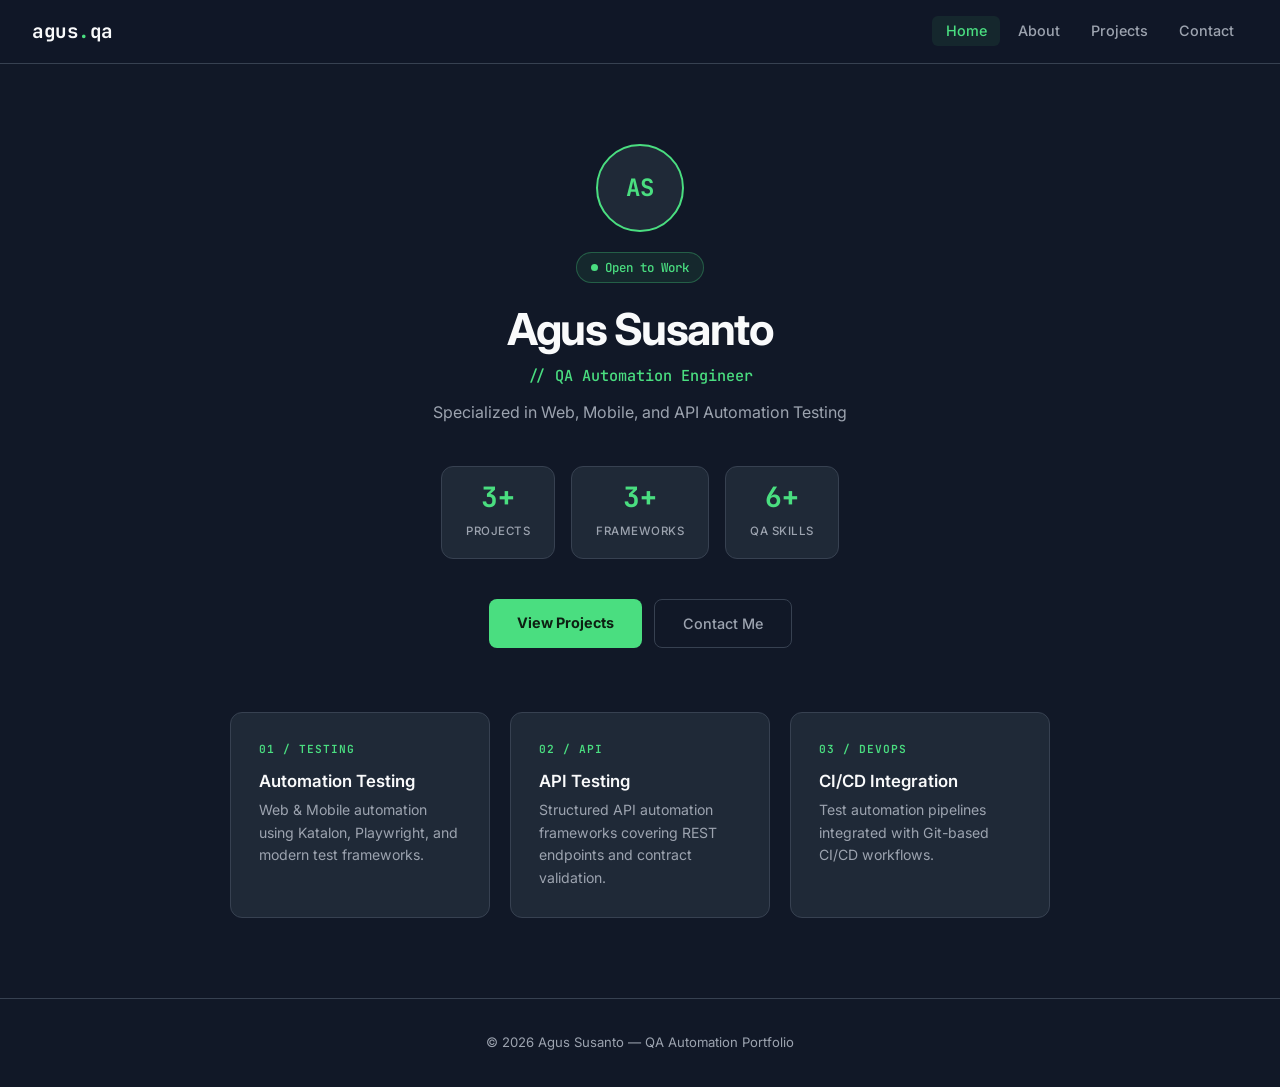
<file: index.html>
<!DOCTYPE html>
<html lang="en">
<head>
    <meta charset="UTF-8">
    <meta name="viewport" content="width=device-width, initial-scale=1.0">
    <title>Agus Susanto | QA Automation Engineer</title>
    <meta name="description" content="Agus Susanto — Software Quality Assurance Engineer specialized in Web, Mobile, and API Automation Testing using Playwright, Katalon Studio, and Cypress.">
    <meta property="og:title" content="Agus Susanto | QA Automation Engineer">
    <meta property="og:description" content="Software QA Engineer specialized in Web, Mobile, and API Automation Testing.">
    <meta property="og:type" content="website">
    <meta name="twitter:card" content="summary">
    <meta name="twitter:title" content="Agus Susanto | QA Automation Engineer">
    <meta name="twitter:description" content="Software QA Engineer specialized in Web, Mobile, and API Automation Testing.">
    <link rel="preconnect" href="https://fonts.googleapis.com">
    <link rel="preconnect" href="https://fonts.gstatic.com" crossorigin>
    <link href="https://fonts.googleapis.com/css2?family=Inter:wght@400;500;600;700&family=JetBrains+Mono:wght@500;700&display=swap" rel="stylesheet">
    <link rel="stylesheet" href="style.css">
</head>
<body>
    <header>
        <nav class="navbar" aria-label="Main navigation">
            <a href="index.html" class="logo">agus<span class="logo-dot">.</span>qa</a>
            <button class="hamburger" aria-label="Toggle navigation menu" aria-expanded="false">
                <span></span><span></span><span></span>
            </button>
            <ul class="nav-links">
                <li><a href="index.html" class="active">Home</a></li>
                <li><a href="about.html">About</a></li>
                <li><a href="projects.html">Projects</a></li>
                <li><a href="contact.html">Contact</a></li>
            </ul>
        </nav>
    </header>

    <main>
        <section class="hero">
            <div class="avatar" aria-hidden="true">AS</div>
            <div class="status-badge">
                <span class="status-dot"></span> Open to Work
            </div>
            <h1>Agus Susanto</h1>
            <p class="hero-role">// QA Automation Engineer</p>
            <p class="hero-desc">Specialized in Web, Mobile, and API Automation Testing</p>

            <div class="hero-stats">
                <div class="stat animate-on-scroll">
                    <span class="stat-number" data-target="3" data-suffix="+">0+</span>
                    <span class="stat-label">Projects</span>
                </div>
                <div class="stat animate-on-scroll">
                    <span class="stat-number" data-target="3" data-suffix="+">0+</span>
                    <span class="stat-label">Frameworks</span>
                </div>
                <div class="stat animate-on-scroll">
                    <span class="stat-number" data-target="6" data-suffix="+">0+</span>
                    <span class="stat-label">QA Skills</span>
                </div>
            </div>

            <div class="hero-actions">
                <a href="projects.html" class="btn">View Projects</a>
                <a href="contact.html" class="btn-outline">Contact Me</a>
            </div>
        </section>

        <section class="highlights" aria-label="Core expertise">
            <div class="card animate-on-scroll">
                <div class="card-label">01 / Testing</div>
                <h2>Automation Testing</h2>
                <p>Web & Mobile automation using Katalon, Playwright, and modern test frameworks.</p>
            </div>
            <div class="card animate-on-scroll">
                <div class="card-label">02 / API</div>
                <h2>API Testing</h2>
                <p>Structured API automation frameworks covering REST endpoints and contract validation.</p>
            </div>
            <div class="card animate-on-scroll">
                <div class="card-label">03 / DevOps</div>
                <h2>CI/CD Integration</h2>
                <p>Test automation pipelines integrated with Git-based CI/CD workflows.</p>
            </div>
        </section>
    </main>

    <footer>
        <p>© 2026 Agus Susanto — QA Automation Portfolio</p>
    </footer>

    <script src="script.js"></script>
</body>
</html>
</file>
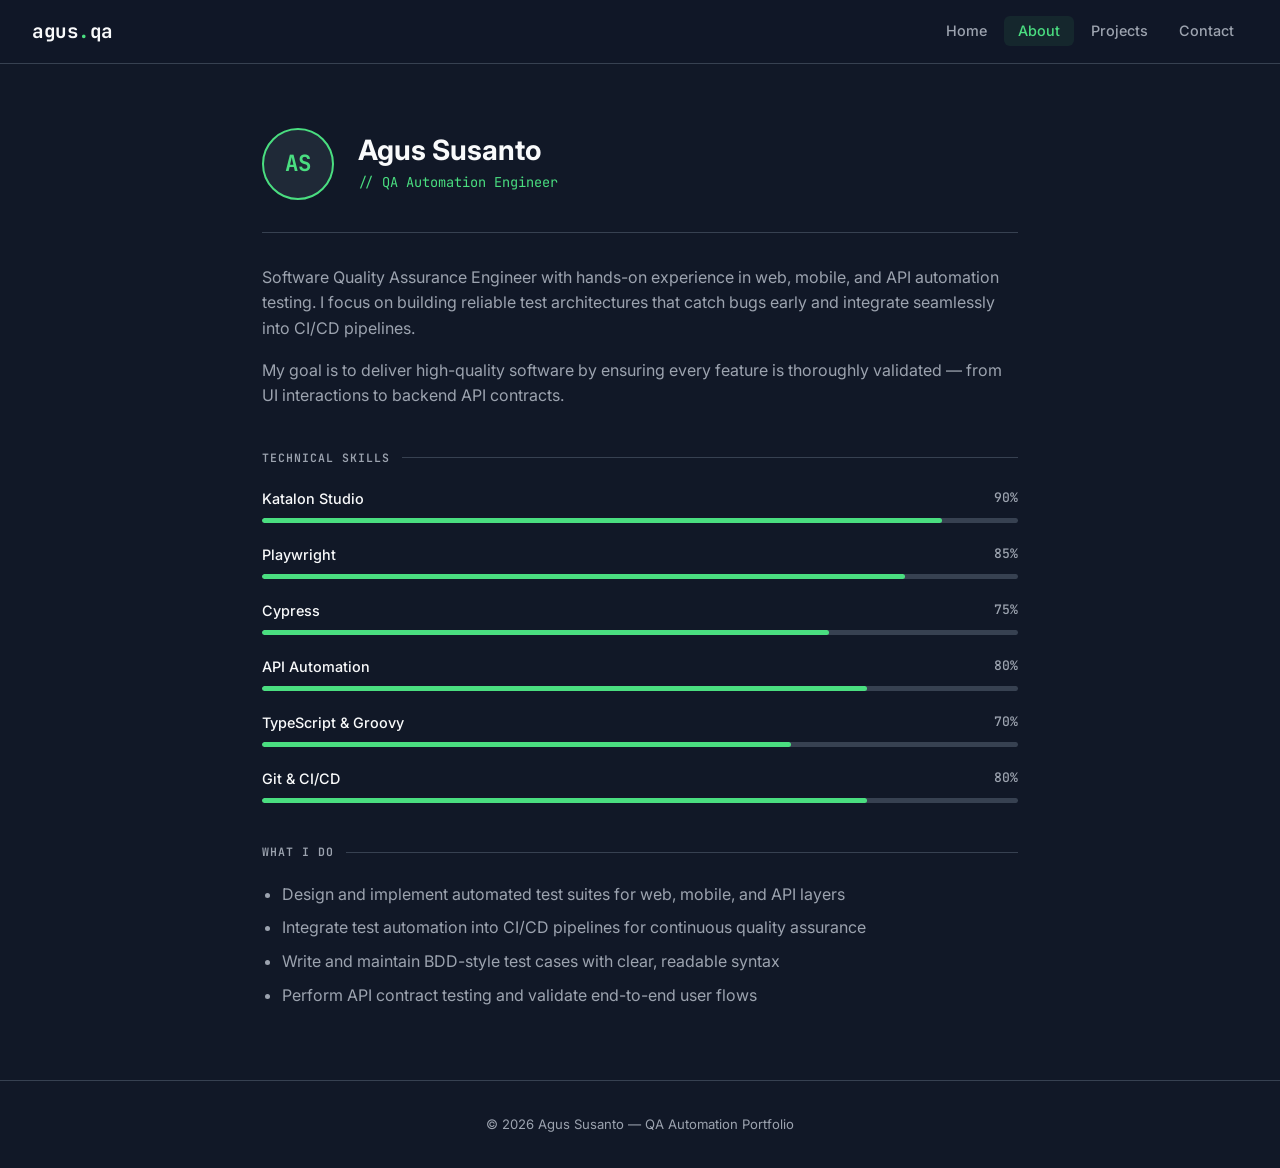
<file: about.html>
<!DOCTYPE html>
<html lang="en">
<head>
    <meta charset="UTF-8">
    <meta name="viewport" content="width=device-width, initial-scale=1.0">
    <title>About | Agus Susanto</title>
    <meta name="description" content="Learn about Agus Susanto — QA Automation Engineer with expertise in Playwright, Katalon Studio, Cypress, API testing, and CI/CD integration.">
    <meta property="og:title" content="About | Agus Susanto">
    <meta property="og:description" content="QA Automation Engineer with expertise in Playwright, Katalon Studio, Cypress, API testing, and CI/CD integration.">
    <meta property="og:type" content="website">
    <meta name="twitter:card" content="summary">
    <link rel="preconnect" href="https://fonts.googleapis.com">
    <link rel="preconnect" href="https://fonts.gstatic.com" crossorigin>
    <link href="https://fonts.googleapis.com/css2?family=Inter:wght@400;500;600;700&family=JetBrains+Mono:wght@500;700&display=swap" rel="stylesheet">
    <link rel="stylesheet" href="style.css">
</head>
<body>
    <header>
        <nav class="navbar" aria-label="Main navigation">
            <a href="index.html" class="logo">agus<span class="logo-dot">.</span>qa</a>
            <button class="hamburger" aria-label="Toggle navigation menu" aria-expanded="false">
                <span></span><span></span><span></span>
            </button>
            <ul class="nav-links">
                <li><a href="index.html">Home</a></li>
                <li><a href="about.html" class="active">About</a></li>
                <li><a href="projects.html">Projects</a></li>
                <li><a href="contact.html">Contact</a></li>
            </ul>
        </nav>
    </header>

    <main class="content">
        <div class="about-header animate-on-scroll">
            <div class="about-avatar" aria-hidden="true">AS</div>
            <div class="about-title">
                <h1>Agus Susanto</h1>
                <p>// QA Automation Engineer</p>
            </div>
        </div>

        <p>Software Quality Assurance Engineer with hands-on experience in web, mobile, and API automation testing. I focus on building reliable test architectures that catch bugs early and integrate seamlessly into CI/CD pipelines.</p>
        <p>My goal is to deliver high-quality software by ensuring every feature is thoroughly validated — from UI interactions to backend API contracts.</p>

        <div class="section-label animate-on-scroll">Technical Skills</div>

        <div class="animate-on-scroll">
            <div class="skill">
                <div class="skill-name">Katalon Studio <span>90%</span></div>
                <div class="progress"><div class="progress-bar" style="width: 90%"></div></div>
            </div>
            <div class="skill">
                <div class="skill-name">Playwright <span>85%</span></div>
                <div class="progress"><div class="progress-bar" style="width: 85%"></div></div>
            </div>
            <div class="skill">
                <div class="skill-name">Cypress <span>75%</span></div>
                <div class="progress"><div class="progress-bar" style="width: 75%"></div></div>
            </div>
            <div class="skill">
                <div class="skill-name">API Automation <span>80%</span></div>
                <div class="progress"><div class="progress-bar" style="width: 80%"></div></div>
            </div>
            <div class="skill">
                <div class="skill-name">TypeScript & Groovy <span>70%</span></div>
                <div class="progress"><div class="progress-bar" style="width: 70%"></div></div>
            </div>
            <div class="skill">
                <div class="skill-name">Git & CI/CD <span>80%</span></div>
                <div class="progress"><div class="progress-bar" style="width: 80%"></div></div>
            </div>
        </div>

        <div class="section-label animate-on-scroll">What I Do</div>

        <ul class="animate-on-scroll">
            <li>Design and implement automated test suites for web, mobile, and API layers</li>
            <li>Integrate test automation into CI/CD pipelines for continuous quality assurance</li>
            <li>Write and maintain BDD-style test cases with clear, readable syntax</li>
            <li>Perform API contract testing and validate end-to-end user flows</li>
        </ul>
    </main>

    <footer>
        <p>© 2026 Agus Susanto — QA Automation Portfolio</p>
    </footer>

    <script src="script.js"></script>
</body>
</html>
</file>
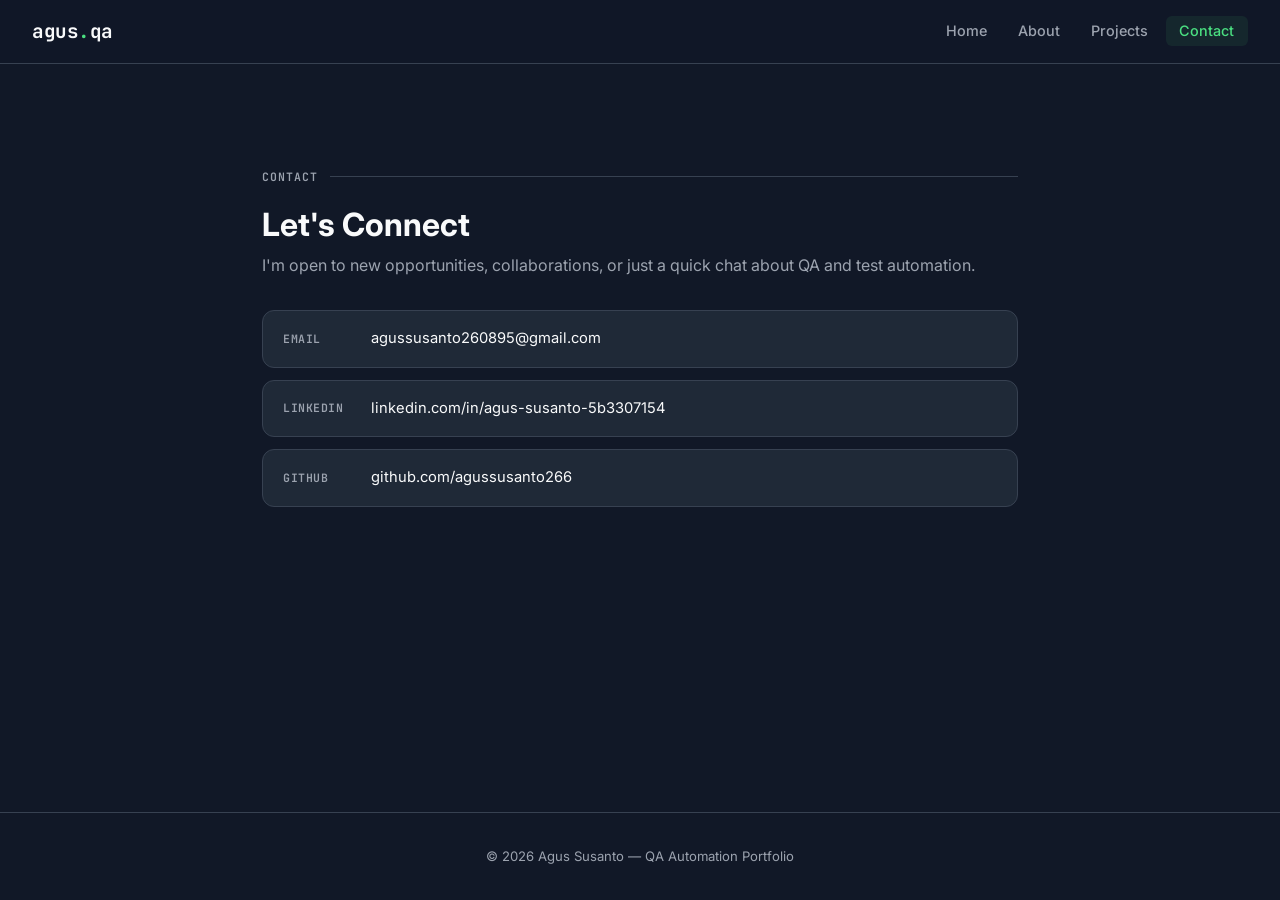
<file: contact.html>
<!DOCTYPE html>
<html lang="en">
<head>
    <meta charset="UTF-8">
    <meta name="viewport" content="width=device-width, initial-scale=1.0">
    <title>Contact | Agus Susanto</title>
    <meta name="description" content="Get in touch with Agus Susanto — QA Automation Engineer. Available via email, LinkedIn, and GitHub.">
    <meta property="og:title" content="Contact | Agus Susanto">
    <meta property="og:description" content="Get in touch with Agus Susanto — QA Automation Engineer. Available via email, LinkedIn, and GitHub.">
    <meta property="og:type" content="website">
    <meta name="twitter:card" content="summary">
    <link rel="preconnect" href="https://fonts.googleapis.com">
    <link rel="preconnect" href="https://fonts.gstatic.com" crossorigin>
    <link href="https://fonts.googleapis.com/css2?family=Inter:wght@400;500;600;700&family=JetBrains+Mono:wght@500;700&display=swap" rel="stylesheet">
    <link rel="stylesheet" href="style.css">
</head>
<body>
    <header>
        <nav class="navbar" aria-label="Main navigation">
            <a href="index.html" class="logo">agus<span class="logo-dot">.</span>qa</a>
            <button class="hamburger" aria-label="Toggle navigation menu" aria-expanded="false">
                <span></span><span></span><span></span>
            </button>
            <ul class="nav-links">
                <li><a href="index.html">Home</a></li>
                <li><a href="about.html">About</a></li>
                <li><a href="projects.html">Projects</a></li>
                <li><a href="contact.html" class="active">Contact</a></li>
            </ul>
        </nav>
    </header>

    <main class="content">
        <div class="section-label">Contact</div>
        <h1 style="font-size: 2rem; margin-bottom: 0.5rem;">Let's Connect</h1>
        <p style="margin-bottom: 0;">I'm open to new opportunities, collaborations, or just a quick chat about QA and test automation.</p>

        <div class="contact-list animate-on-scroll">
            <div class="contact-item">
                <span class="contact-label">Email</span>
                <a href="mailto:agussusanto260895@gmail.com">agussusanto260895@gmail.com</a>
            </div>
            <div class="contact-item">
                <span class="contact-label">LinkedIn</span>
                <a href="https://www.linkedin.com/in/agus-susanto-5b3307154/" target="_blank" rel="noopener noreferrer">linkedin.com/in/agus-susanto-5b3307154</a>
            </div>
            <div class="contact-item">
                <span class="contact-label">GitHub</span>
                <a href="https://github.com/agussusanto266" target="_blank" rel="noopener noreferrer">github.com/agussusanto266</a>
            </div>
        </div>
    </main>

    <footer>
        <p>© 2026 Agus Susanto — QA Automation Portfolio</p>
    </footer>

    <script src="script.js"></script>
</body>
</html>
</file>
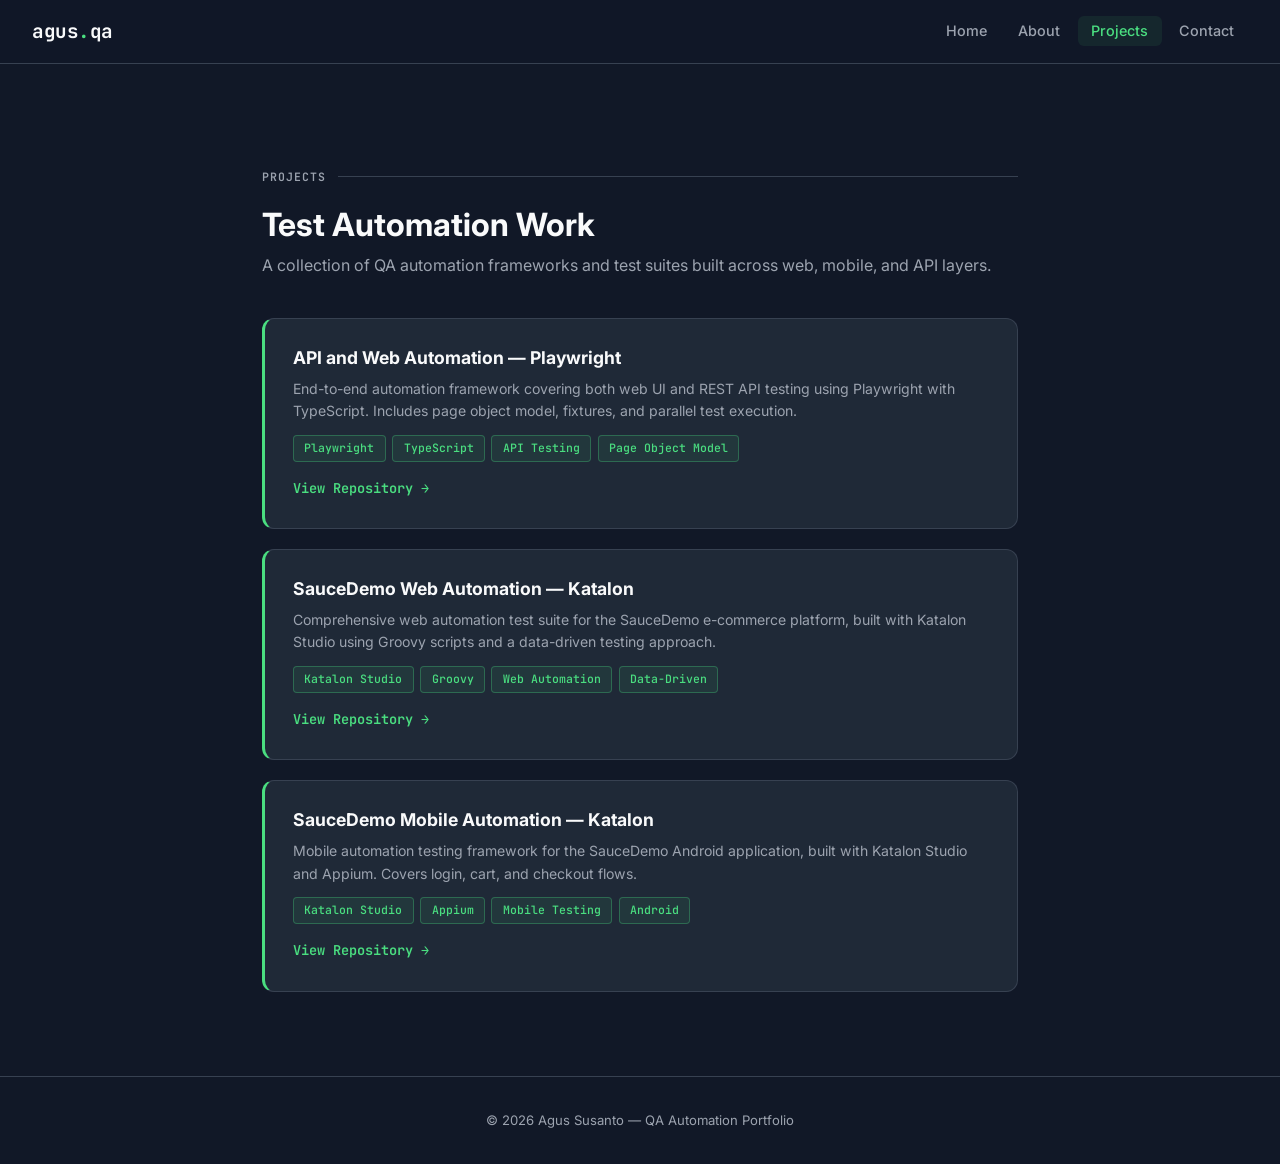
<file: projects.html>
<!DOCTYPE html>
<html lang="en">
<head>
    <meta charset="UTF-8">
    <meta name="viewport" content="width=device-width, initial-scale=1.0">
    <title>Projects | Agus Susanto</title>
    <meta name="description" content="QA automation projects by Agus Susanto — including Playwright API and web automation, Katalon Studio web and mobile automation frameworks.">
    <meta property="og:title" content="Projects | Agus Susanto">
    <meta property="og:description" content="QA automation projects: Playwright API & web testing, Katalon Studio web & mobile automation.">
    <meta property="og:type" content="website">
    <meta name="twitter:card" content="summary">
    <link rel="preconnect" href="https://fonts.googleapis.com">
    <link rel="preconnect" href="https://fonts.gstatic.com" crossorigin>
    <link href="https://fonts.googleapis.com/css2?family=Inter:wght@400;500;600;700&family=JetBrains+Mono:wght@500;700&display=swap" rel="stylesheet">
    <link rel="stylesheet" href="style.css">
</head>
<body>
    <header>
        <nav class="navbar" aria-label="Main navigation">
            <a href="index.html" class="logo">agus<span class="logo-dot">.</span>qa</a>
            <button class="hamburger" aria-label="Toggle navigation menu" aria-expanded="false">
                <span></span><span></span><span></span>
            </button>
            <ul class="nav-links">
                <li><a href="index.html">Home</a></li>
                <li><a href="about.html">About</a></li>
                <li><a href="projects.html" class="active">Projects</a></li>
                <li><a href="contact.html">Contact</a></li>
            </ul>
        </nav>
    </header>

    <main class="content">
        <div class="section-label">Projects</div>
        <h1 style="font-size: 2rem; margin-bottom: 0.5rem;">Test Automation Work</h1>
        <p style="margin-bottom: 2.5rem;">A collection of QA automation frameworks and test suites built across web, mobile, and API layers.</p>

        <article class="project-card animate-on-scroll">
            <h2>API and Web Automation — Playwright</h2>
            <p>End-to-end automation framework covering both web UI and REST API testing using Playwright with TypeScript. Includes page object model, fixtures, and parallel test execution.</p>
            <div class="tags">
                <span class="tag">Playwright</span>
                <span class="tag">TypeScript</span>
                <span class="tag">API Testing</span>
                <span class="tag">Page Object Model</span>
            </div>
            <a href="https://github.com/agussusanto266/api-and-web-automation-playwright" target="_blank" rel="noopener noreferrer">View Repository →</a>
        </article>

        <article class="project-card animate-on-scroll">
            <h2>SauceDemo Web Automation — Katalon</h2>
            <p>Comprehensive web automation test suite for the SauceDemo e-commerce platform, built with Katalon Studio using Groovy scripts and a data-driven testing approach.</p>
            <div class="tags">
                <span class="tag">Katalon Studio</span>
                <span class="tag">Groovy</span>
                <span class="tag">Web Automation</span>
                <span class="tag">Data-Driven</span>
            </div>
            <a href="https://github.com/agussusanto266/saucedemo-web-automation-katalon" target="_blank" rel="noopener noreferrer">View Repository →</a>
        </article>

        <article class="project-card animate-on-scroll">
            <h2>SauceDemo Mobile Automation — Katalon</h2>
            <p>Mobile automation testing framework for the SauceDemo Android application, built with Katalon Studio and Appium. Covers login, cart, and checkout flows.</p>
            <div class="tags">
                <span class="tag">Katalon Studio</span>
                <span class="tag">Appium</span>
                <span class="tag">Mobile Testing</span>
                <span class="tag">Android</span>
            </div>
            <a href="https://github.com/agussusanto266/saucedemo-mobile-automation-katalon" target="_blank" rel="noopener noreferrer">View Repository →</a>
        </article>
    </main>

    <footer>
        <p>© 2026 Agus Susanto — QA Automation Portfolio</p>
    </footer>

    <script src="script.js"></script>
</body>
</html>
</file>
<file: style.css>
/* ===== DESIGN TOKENS ===== */
:root {
    --bg: #111827;
    --bg-card: #1f2937;
    --border: #374151;
    --text: #f9fafb;
    --text-muted: #9ca3af;
    --accent: #4ade80;
    --accent-hover: #86efac;
    --accent-dim: rgba(74, 222, 128, 0.08);
    --accent-border: rgba(74, 222, 128, 0.3);
    --radius: 12px;
    --transition: 0.25s ease;
}

/* ===== GLOBAL ===== */
*, *::before, *::after { box-sizing: border-box; }

body {
    margin: 0;
    font-family: 'Inter', 'Segoe UI', sans-serif;
    background: var(--bg);
    color: var(--text);
    min-height: 100vh;
    display: flex;
    flex-direction: column;
    scroll-behavior: smooth;
    line-height: 1.6;
}

h1, h2, h3 { margin: 0 0 0.75rem; line-height: 1.2; }

/* ===== NAVBAR ===== */
.navbar {
    display: flex;
    justify-content: space-between;
    align-items: center;
    padding: 1rem 2rem;
    background: rgba(17, 24, 39, 0.95);
    border-bottom: 1px solid var(--border);
    position: sticky;
    top: 0;
    z-index: 1000;
    backdrop-filter: blur(8px);
}

a.logo {
    text-decoration: none;
    font-size: 1.2rem;
    font-weight: 700;
    color: var(--text);
    font-family: 'JetBrains Mono', monospace;
    letter-spacing: -0.5px;
}

.logo-dot { color: var(--accent); }

.nav-links {
    list-style: none;
    display: flex;
    gap: 0.25rem;
    margin: 0;
    padding: 0;
}

.nav-links a {
    text-decoration: none;
    color: var(--text-muted);
    font-weight: 500;
    font-size: 0.9rem;
    padding: 0.4rem 0.85rem;
    border-radius: 6px;
    transition: var(--transition);
}

.nav-links a:hover { color: var(--text); background: rgba(255, 255, 255, 0.06); }
.nav-links a.active { color: var(--accent); background: var(--accent-dim); }

/* ===== HERO ===== */
.hero {
    text-align: center;
    padding: 5rem 2rem 4rem;
    max-width: 680px;
    margin: 0 auto;
}

.avatar {
    width: 88px;
    height: 88px;
    border-radius: 50%;
    background: var(--bg-card);
    border: 2px solid var(--accent);
    display: flex;
    align-items: center;
    justify-content: center;
    font-size: 1.5rem;
    font-weight: 700;
    color: var(--accent);
    font-family: 'JetBrains Mono', monospace;
    margin: 0 auto 1.25rem;
}

.status-badge {
    display: inline-flex;
    align-items: center;
    gap: 0.4rem;
    background: var(--accent-dim);
    border: 1px solid var(--accent-border);
    color: var(--accent);
    padding: 0.3rem 0.9rem;
    border-radius: 50px;
    font-size: 0.78rem;
    font-weight: 500;
    margin-bottom: 1.25rem;
    font-family: 'JetBrains Mono', monospace;
}

.status-dot {
    width: 7px;
    height: 7px;
    background: var(--accent);
    border-radius: 50%;
    animation: pulse 2s infinite;
}

@keyframes pulse {
    0%, 100% { opacity: 1; }
    50% { opacity: 0.3; }
}

.hero h1 {
    font-size: 2.75rem;
    font-weight: 700;
    color: var(--text);
    letter-spacing: -1.5px;
    margin-bottom: 0.5rem;
}

.hero-role {
    font-size: 0.95rem;
    color: var(--accent);
    font-weight: 500;
    font-family: 'JetBrains Mono', monospace;
    margin: 0 0 0.75rem;
}

.hero-desc {
    color: var(--text-muted);
    font-size: 1rem;
    margin: 0 0 2.5rem;
}

/* ===== STATS ===== */
.hero-stats {
    display: flex;
    gap: 1rem;
    justify-content: center;
    margin-bottom: 2.5rem;
}

.stat {
    background: var(--bg-card);
    border: 1px solid var(--border);
    border-radius: var(--radius);
    padding: 1rem 1.5rem;
    text-align: center;
    min-width: 100px;
}

.stat-number {
    display: block;
    font-size: 1.75rem;
    font-weight: 700;
    color: var(--accent);
    font-family: 'JetBrains Mono', monospace;
    line-height: 1;
    margin-bottom: 0.35rem;
}

.stat-label {
    font-size: 0.72rem;
    color: var(--text-muted);
    font-weight: 500;
    text-transform: uppercase;
    letter-spacing: 0.5px;
}

/* ===== BUTTONS ===== */
.hero-actions {
    display: flex;
    gap: 0.75rem;
    justify-content: center;
    flex-wrap: wrap;
}

.btn {
    display: inline-block;
    padding: 0.75rem 1.75rem;
    background: var(--accent);
    color: #0d1f12;
    font-weight: 700;
    text-decoration: none;
    border-radius: 8px;
    font-size: 0.9rem;
    transition: var(--transition);
}

.btn:hover {
    background: var(--accent-hover);
    transform: translateY(-2px);
}

.btn-outline {
    display: inline-block;
    padding: 0.75rem 1.75rem;
    border: 1px solid var(--border);
    color: var(--text-muted);
    font-weight: 500;
    text-decoration: none;
    border-radius: 8px;
    font-size: 0.9rem;
    transition: var(--transition);
}

.btn-outline:hover {
    border-color: var(--accent-border);
    color: var(--accent);
    transform: translateY(-2px);
}

/* ===== HIGHLIGHTS ===== */
.highlights {
    display: flex;
    justify-content: center;
    gap: 1.25rem;
    padding: 0 2rem 5rem;
    flex-wrap: wrap;
    max-width: 1000px;
    margin: 0 auto;
}

.card {
    background: var(--bg-card);
    border: 1px solid var(--border);
    padding: 1.75rem;
    border-radius: var(--radius);
    width: 260px;
    transition: var(--transition);
}

.card:hover {
    border-color: var(--accent-border);
    transform: translateY(-4px);
}

.card-label {
    font-size: 0.7rem;
    font-weight: 600;
    color: var(--accent);
    font-family: 'JetBrains Mono', monospace;
    text-transform: uppercase;
    letter-spacing: 1px;
    margin-bottom: 0.75rem;
}

.card h2 {
    font-size: 1.05rem;
    font-weight: 600;
    margin-bottom: 0.5rem;
    color: var(--text);
}

.card p {
    color: var(--text-muted);
    font-size: 0.88rem;
    margin: 0;
    line-height: 1.6;
}

/* ===== CONTENT SECTION ===== */
.content {
    padding: 4rem 2rem;
    max-width: 820px;
    margin: 0 auto;
    width: 100%;
}

.content > p {
    color: var(--text-muted);
    margin: 0 0 1rem;
}

.section-label {
    font-size: 0.72rem;
    font-weight: 600;
    color: var(--text-muted);
    text-transform: uppercase;
    letter-spacing: 1px;
    font-family: 'JetBrains Mono', monospace;
    margin: 2.5rem 0 1.25rem;
    display: flex;
    align-items: center;
    gap: 0.75rem;
}

.section-label::after {
    content: '';
    flex: 1;
    height: 1px;
    background: var(--border);
}

.content ul {
    color: var(--text-muted);
    padding-left: 1.25rem;
    margin: 0;
}

.content ul li {
    margin-bottom: 0.5rem;
    line-height: 1.6;
}

/* ===== ABOUT HEADER ===== */
.about-header {
    display: flex;
    align-items: center;
    gap: 1.5rem;
    margin-bottom: 2rem;
    padding-bottom: 2rem;
    border-bottom: 1px solid var(--border);
}

.about-avatar {
    width: 72px;
    height: 72px;
    border-radius: 50%;
    background: var(--bg-card);
    border: 2px solid var(--accent);
    display: flex;
    align-items: center;
    justify-content: center;
    font-size: 1.4rem;
    font-weight: 700;
    color: var(--accent);
    font-family: 'JetBrains Mono', monospace;
    flex-shrink: 0;
}

.about-title h1 { font-size: 1.75rem; margin-bottom: 0.25rem; }

.about-title p {
    margin: 0;
    color: var(--accent);
    font-size: 0.85rem;
    font-family: 'JetBrains Mono', monospace;
}

/* ===== SKILL BARS ===== */
.skill { margin-bottom: 1.25rem; }

.skill-name {
    display: flex;
    justify-content: space-between;
    margin-bottom: 0.5rem;
    font-size: 0.9rem;
    font-weight: 500;
}

.skill-name span {
    color: var(--text-muted);
    font-size: 0.82rem;
    font-family: 'JetBrains Mono', monospace;
}

.progress {
    width: 100%;
    height: 5px;
    background: var(--border);
    border-radius: 50px;
    overflow: hidden;
}

.progress-bar {
    height: 100%;
    background: var(--accent);
    border-radius: 50px;
    animation: load 1.5s ease forwards;
}

@keyframes load { from { width: 0; } }

/* ===== PROJECT CARDS ===== */
.project-card {
    background: var(--bg-card);
    border: 1px solid var(--border);
    border-left: 3px solid var(--accent);
    padding: 1.75rem;
    margin-bottom: 1.25rem;
    border-radius: var(--radius);
    transition: var(--transition);
}

.project-card:hover {
    transform: translateY(-4px);
    box-shadow: 0 8px 24px rgba(0, 0, 0, 0.4);
    border-color: var(--accent-border);
    border-left-color: var(--accent);
}

.project-card h2 {
    font-size: 1.1rem;
    margin-bottom: 0.6rem;
}

.project-card p {
    color: var(--text-muted);
    font-size: 0.88rem;
    margin: 0;
    line-height: 1.6;
}

.project-card a {
    display: inline-block;
    margin-top: 1rem;
    color: var(--accent);
    text-decoration: none;
    font-weight: 600;
    font-size: 0.85rem;
    font-family: 'JetBrains Mono', monospace;
    transition: var(--transition);
}

.project-card a:hover { color: var(--accent-hover); }

/* ===== TECH TAGS ===== */
.tags {
    display: flex;
    flex-wrap: wrap;
    gap: 0.4rem;
    margin: 0.75rem 0 0;
}

.tag {
    background: var(--accent-dim);
    color: var(--accent);
    border: 1px solid var(--accent-border);
    padding: 0.2rem 0.65rem;
    border-radius: 4px;
    font-size: 0.72rem;
    font-weight: 500;
    font-family: 'JetBrains Mono', monospace;
}

/* ===== CONTACT LIST ===== */
.contact-list {
    display: flex;
    flex-direction: column;
    gap: 0.75rem;
    margin-top: 2rem;
}

.contact-item {
    display: flex;
    align-items: center;
    gap: 1.25rem;
    background: var(--bg-card);
    border: 1px solid var(--border);
    padding: 1rem 1.25rem;
    border-radius: var(--radius);
    transition: var(--transition);
}

.contact-item:hover { border-color: var(--accent-border); }

.contact-label {
    font-weight: 600;
    color: var(--text-muted);
    min-width: 68px;
    font-size: 0.72rem;
    font-family: 'JetBrains Mono', monospace;
    text-transform: uppercase;
    letter-spacing: 0.5px;
}

.contact-item a {
    color: var(--text);
    text-decoration: none;
    font-size: 0.92rem;
    transition: var(--transition);
}

.contact-item a:hover { color: var(--accent); }

/* ===== FOOTER ===== */
footer {
    text-align: center;
    padding: 1.25rem;
    border-top: 1px solid var(--border);
    margin-top: auto;
    font-size: 0.82rem;
    color: var(--text-muted);
}

/* ===== SCROLL ANIMATIONS ===== */
.animate-on-scroll {
    opacity: 0;
    transform: translateY(20px);
    transition: opacity 0.5s ease, transform 0.5s ease;
}

.animate-on-scroll.visible {
    opacity: 1;
    transform: none;
}

/* ===== FOCUS ===== */
:focus-visible {
    outline: 2px solid var(--accent);
    outline-offset: 3px;
    border-radius: 4px;
}

/* ===== HAMBURGER ===== */
.hamburger {
    display: none;
    flex-direction: column;
    gap: 5px;
    background: none;
    border: none;
    cursor: pointer;
    padding: 0.5rem;
}

.hamburger span {
    display: block;
    width: 22px;
    height: 2px;
    background: var(--text-muted);
    border-radius: 2px;
    transition: var(--transition);
}

.hamburger.active span:nth-child(1) { transform: rotate(45deg) translate(5px, 7px); }
.hamburger.active span:nth-child(2) { opacity: 0; }
.hamburger.active span:nth-child(3) { transform: rotate(-45deg) translate(5px, -7px); }

/* ===== RESPONSIVE ===== */
@media (max-width: 768px) {
    .hero { padding: 3.5rem 1.5rem 3rem; }
    .hero h1 { font-size: 2rem; letter-spacing: -1px; }

    .hero-stats { gap: 0.5rem; }
    .stat { padding: 0.75rem 1rem; min-width: 80px; }
    .stat-number { font-size: 1.4rem; }

    .highlights {
        flex-direction: column;
        align-items: center;
        padding-bottom: 3rem;
    }
    .card { width: 100%; max-width: 400px; }

    .about-header { flex-direction: column; align-items: flex-start; }

    .hamburger { display: flex; }
    .navbar { flex-wrap: wrap; }

    .nav-links {
        display: none;
        width: 100%;
        flex-direction: column;
        gap: 0.25rem;
        padding: 0.75rem 0 1rem;
        margin: 0.5rem 0 0;
        border-top: 1px solid var(--border);
    }

    .nav-links.open { display: flex; }
    .nav-links li { width: 100%; }
    .nav-links a { display: block; padding: 0.5rem 0; }
}
</file>
